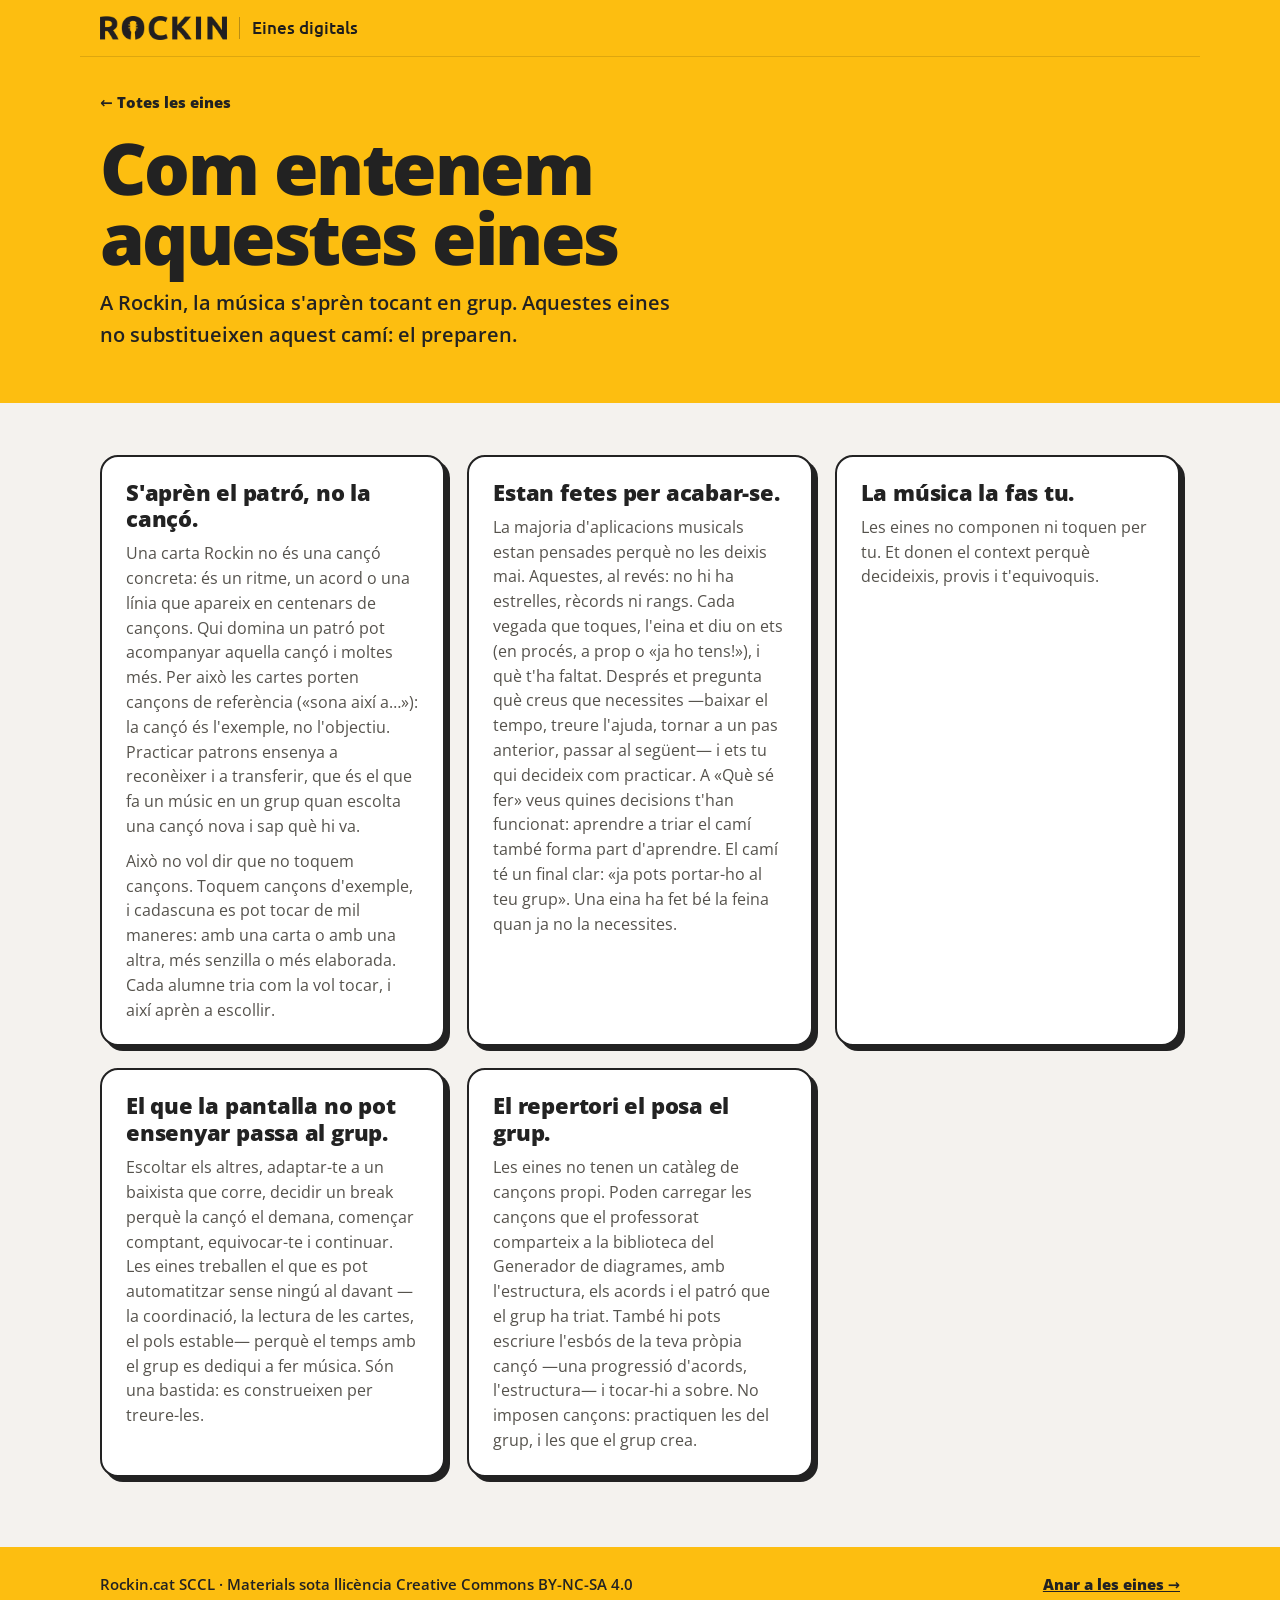
<file: com-les-entenem.html>
<!doctype html>
<html lang="ca">
<head>
<meta charset="utf-8">
<meta name="viewport" content="width=device-width, initial-scale=1, viewport-fit=cover">
<title>Com entenem les eines Rockin</title>
<meta name="description" content="Per què les eines digitals Rockin funcionen com a bastides: patrons, final del camí, el grup com a destí.">
<link rel="icon" type="image/png" href="marca/favicon.png">
<link rel="preconnect" href="https://fonts.googleapis.com">
<link rel="preconnect" href="https://fonts.gstatic.com" crossorigin>
<link href="https://fonts.googleapis.com/css2?family=Open+Sans:wght@400;600;700;800&family=Ubuntu:wght@500&display=swap" rel="stylesheet">
<link rel="stylesheet" href="/marca/capcalera.css">
<style>
/* Com entenem aquestes eines: la marca Rockin en groc i negre, com la portada */
:root{--groc:#FDBE10;--tinta:#222;--paper:#F4F2EE;--blanc:#fff;--gris:#55524C}
*{box-sizing:border-box}
body{margin:0;background:var(--paper);color:var(--tinta);font-family:"Open Sans",system-ui,sans-serif;font-size:16px;line-height:1.6}
a{color:inherit}
:focus-visible{outline:3px solid var(--tinta);outline-offset:3px}
.wrap{max-width:1120px;margin:0 auto;padding-inline:20px}
.groc{background:var(--groc)}
.groc .rk-cap{max-width:1120px;margin:0 auto}
.cap-intro{padding-top:34px;padding-bottom:52px}
.cap-intro h1{max-width:16ch}
.back{display:inline-block;margin:0 0 18px;font-weight:800;text-decoration:none;font-size:15px}
.back:hover{text-decoration:underline}
h1{margin:0 0 14px;font-weight:800;font-size:clamp(38px,5.6vw,72px);line-height:.98;letter-spacing:-.035em}
.sec-sub{margin:0;font-weight:600;font-size:clamp(17px,1.6vw,20px);max-width:52ch}
main{padding:52px 0 70px}
.pgrid{display:grid;grid-template-columns:repeat(auto-fill,minmax(320px,1fr));gap:22px}
.pgrid article{background:var(--blanc);border:2px solid var(--tinta);border-radius:18px;padding:22px 24px;box-shadow:5px 5px 0 var(--tinta);min-width:0}
.pgrid h3{margin:0 0 10px;font-weight:800;font-size:22px;line-height:1.2;letter-spacing:-.01em}
.pgrid p{margin:0 0 10px;color:var(--gris);font-size:15.5px}
.pgrid p:last-child{margin-bottom:0}
footer{background:var(--groc)}
footer .wrap{display:flex;flex-wrap:wrap;gap:8px 24px;justify-content:space-between;padding-block:26px;font-weight:600;font-size:14.5px}
footer a{font-weight:800}
</style>
</head>
<body>
<div class="groc">
  <header class="rk-cap">
    <div class="rk-marca">
      <a class="rk-totes" href="/" title="Totes les eines Rockin"><img class="rk-logo" src="/marca/rockin-logo-fosc.png" alt="Rockin" width="382" height="72"></a>
      <span class="rk-sep" aria-hidden="true"></span>
      <a class="rk-eina" href="./">Eines digitals</a>
    </div>
  </header>
  <div class="wrap cap-intro"><a class="back" href="./">← Totes les eines</a><h1>Com entenem aquestes eines</h1><p class="sec-sub">A Rockin, la música s'aprèn tocant en grup. Aquestes eines no substitueixen aquest camí: el preparen.</p></div>
</div>
<main><div class="wrap">
  <section class="principis" id="com">
    <div class="pgrid"><article><h3>S'aprèn el patró, no la cançó.</h3><p>Una carta Rockin no és una cançó concreta: és un ritme, un acord o una línia que apareix en centenars de cançons. Qui domina un patró pot acompanyar aquella cançó i moltes més. Per això les cartes porten cançons de referència («sona així a…»): la cançó és l'exemple, no l'objectiu. Practicar patrons ensenya a reconèixer i a transferir, que és el que fa un músic en un grup quan escolta una cançó nova i sap què hi va.</p><p>Això no vol dir que no toquem cançons. Toquem cançons d'exemple, i cadascuna es pot tocar de mil maneres: amb una carta o amb una altra, més senzilla o més elaborada. Cada alumne tria com la vol tocar, i així aprèn a escollir.</p></article><article><h3>Estan fetes per acabar-se.</h3><p>La majoria d'aplicacions musicals estan pensades perquè no les deixis mai. Aquestes, al revés: no hi ha estrelles, rècords ni rangs. Cada vegada que toques, l'eina et diu on ets (en procés, a prop o «ja ho tens!»), i què t'ha faltat. Després et pregunta què creus que necessites —baixar el tempo, treure l'ajuda, tornar a un pas anterior, passar al següent— i ets tu qui decideix com practicar. A «Què sé fer» veus quines decisions t'han funcionat: aprendre a triar el camí també forma part d'aprendre. El camí té un final clar: «ja pots portar-ho al teu grup». Una eina ha fet bé la feina quan ja no la necessites.</p></article><article><h3>La música la fas tu.</h3><p>Les eines no componen ni toquen per tu. Et donen el context perquè decideixis, provis i t'equivoquis.</p></article><article><h3>El que la pantalla no pot ensenyar passa al grup.</h3><p>Escoltar els altres, adaptar-te a un baixista que corre, decidir un break perquè la cançó el demana, començar comptant, equivocar-te i continuar. Les eines treballen el que es pot automatitzar sense ningú al davant —la coordinació, la lectura de les cartes, el pols estable— perquè el temps amb el grup es dediqui a fer música. Són una bastida: es construeixen per treure-les.</p></article><article><h3>El repertori el posa el grup.</h3><p>Les eines no tenen un catàleg de cançons propi. Poden carregar les cançons que el professorat comparteix a la biblioteca del Generador de diagrames, amb l'estructura, els acords i el patró que el grup ha triat. També hi pots escriure l'esbós de la teva pròpia cançó —una progressió d'acords, l'estructura— i tocar-hi a sobre. No imposen cançons: practiquen les del grup, i les que el grup crea.</p></article></div>
  </section>
</div></main>
<footer><div class="wrap"><span>Rockin.cat SCCL · Materials sota llicència Creative Commons BY-NC-SA 4.0</span><a href="./">Anar a les eines →</a></div></footer>
</body>
</html>
</file>
<file: marca/capcalera.css>
/* Capçalera comuna de les eines Rockin
   Font única: https://rockin-cat.github.io/marca/capcalera.css
   Ús (cada eina):
     <link rel="stylesheet" href="/marca/capcalera.css">
     <header class="rk-cap">
       <div class="rk-marca">
         <a class="rk-totes" href="/" title="Totes les eines Rockin"><img class="rk-logo" src="/marca/rockin-logo-fosc.png" alt="Rockin" width="382" height="72"></a>
         <span class="rk-sep" aria-hidden="true"></span>
         <a class="rk-eina" href="#">Nom de l'eina</a>
       </div>
       … controls de l'eina …
     </header>
   Classes opcionals a la capçalera:
     rk-alta          la barra deixa anar els controls a una segona fila (eines amb molts controls)
     rk-amb-controls  al mòbil s'amaga el nom de l'eina per deixar lloc als controls
   Canviar mides o colors aquí canvia totes les eines alhora. */

:root { --rk-groc: #FDBE10; --rk-tinta: #1f1e1c; --rk-alt: 56px; }

.rk-cap {
  background: var(--rk-groc) !important;
  color: var(--rk-tinta) !important;
  height: auto !important;
  min-height: var(--rk-alt) !important;
  padding-top: 0 !important; padding-bottom: 0 !important;
  padding-left: 20px !important; padding-right: 16px !important;
  border: 0 !important;
  border-radius: 0 !important;
  box-shadow: 0 1px 0 rgba(0, 0, 0, .12) !important;
  display: flex;
  align-items: center;
  gap: 12px;
  box-sizing: border-box;
  font-family: Ubuntu, 'Helvetica Neue', Arial, sans-serif;
}
.rk-cap.rk-alta { padding-top: 6px !important; padding-bottom: 6px !important; flex-wrap: wrap; }

.rk-marca { display: flex; align-items: center; gap: 12px; flex: 0 1 auto; min-width: 0; margin-right: auto; height: var(--rk-alt); }
.rk-cap.rk-alta .rk-marca { height: 44px; }
.rk-totes { display: block; flex: none; line-height: 0; border-radius: 4px; }
.rk-logo { display: block; height: 24px; width: auto; }
.rk-sep { flex: none; width: 1px; height: 22px; background: var(--rk-tinta); opacity: .3; }
.rk-eina {
  font: 500 17px/1.2 Ubuntu, 'Helvetica Neue', Arial, sans-serif;
  color: var(--rk-tinta) !important;
  text-decoration: none; text-transform: none; letter-spacing: 0;
  white-space: nowrap; overflow: hidden; text-overflow: ellipsis; min-width: 0;
  background: none; border: 0; padding: 0; margin: 0; cursor: pointer;
}
span.rk-eina { cursor: default; }
a.rk-eina:hover, button.rk-eina:hover { text-decoration: underline; text-underline-offset: 3px; }
.rk-totes:focus-visible, .rk-eina:focus-visible { outline: 2px solid var(--rk-tinta); outline-offset: 3px; }

@media (max-width: 600px) {
  :root { --rk-alt: 52px; }
  .rk-cap { padding-left: 14px !important; padding-right: 10px !important; gap: 4px 8px; flex-wrap: wrap; }
  .rk-marca { gap: 9px; }
  .rk-logo { height: 19px; }
  .rk-sep { height: 18px; }
  .rk-eina { font-size: 15px; }
  .rk-cap.rk-amb-controls .rk-sep, .rk-cap.rk-amb-controls .rk-eina { display: none; }
}

@media print { .rk-cap { box-shadow: none !important; } }
</file>
